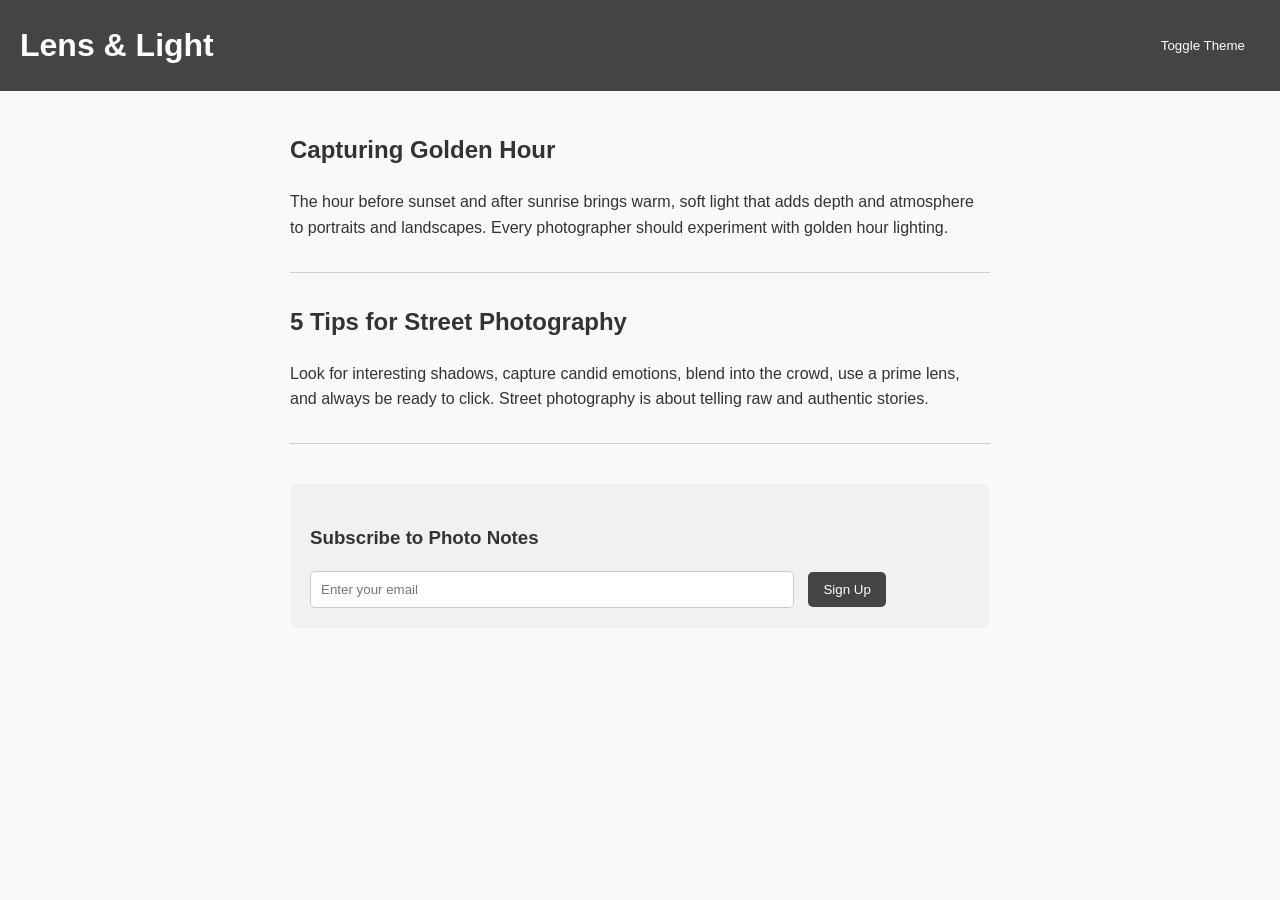
<file: blog con tema/index.html>
<!DOCTYPE html>
<html>
<head>
  <title>Photographer's Blog</title>
  <link rel="stylesheet" href="style.css">
</head>
<body>
  <header>
    <h1>Lens & Light</h1>
    <button id="themeToggle">Toggle Theme</button>
  </header>

  <main>
    <article class="post">
      <h2>Capturing Golden Hour</h2>
      <p>
        The hour before sunset and after sunrise brings warm, soft light that adds 
        depth and atmosphere to portraits and landscapes. Every photographer should 
        experiment with golden hour lighting.
      </p>
    </article>

    <article class="post">
      <h2>5 Tips for Street Photography</h2>
      <p>
        Look for interesting shadows, capture candid emotions, blend into the crowd, 
        use a prime lens, and always be ready to click. Street photography is about 
        telling raw and authentic stories.
      </p>
    </article>

    <section class="newsletter">
      <h3>Subscribe to Photo Notes</h3>
      <form id="newsletterForm">
        <input type="email" id="email" placeholder="Enter your email">
        <button type="submit">Sign Up</button>
      </form>
    </section>
  </main>

  <div id="toast" class="toast hidden">Subscribed successfully! 📸</div>

  <script src="script.js"></script>
</body>
</html>
</file>
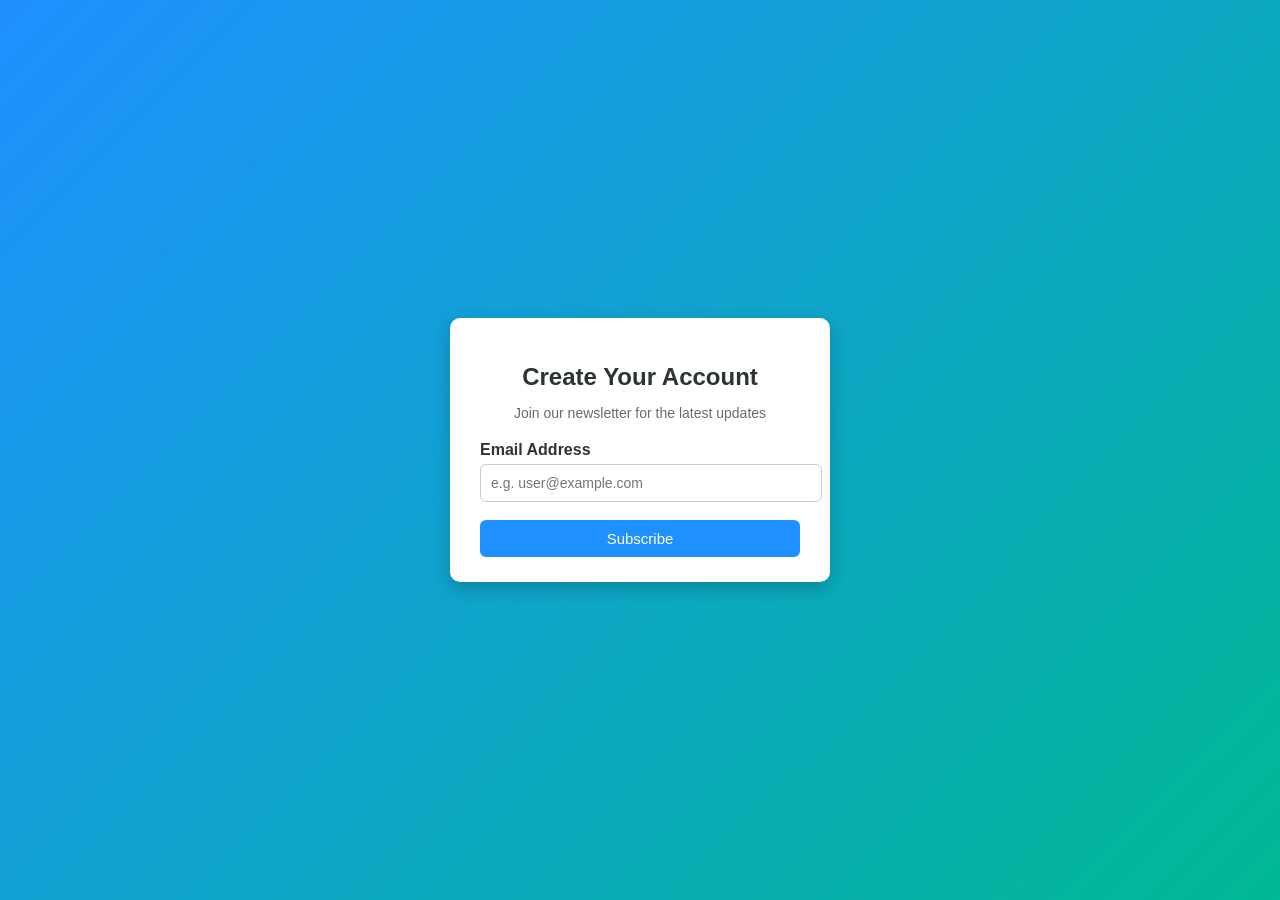
<file: MensajesErrorPersonalizados/index.html>
<!DOCTYPE html>
<html>
<head>
  <title>Custom error messages</title>
  <link rel="stylesheet" href="style.css">
</head>
<body>
  <div class="form-container">
    <h2>Create Your Account</h2>
    <p class="subtitle">Join our newsletter for the latest updates</p>

    <form>
      <label for="email">Email Address</label>
      <input type="text" id="email" placeholder="e.g. user@example.com">
      <span id="emailError" class="message"></span>

      <button type="button">Subscribe</button>
    </form>
  </div>

  <script src="script.js"></script>
</body>
</html>
</file>
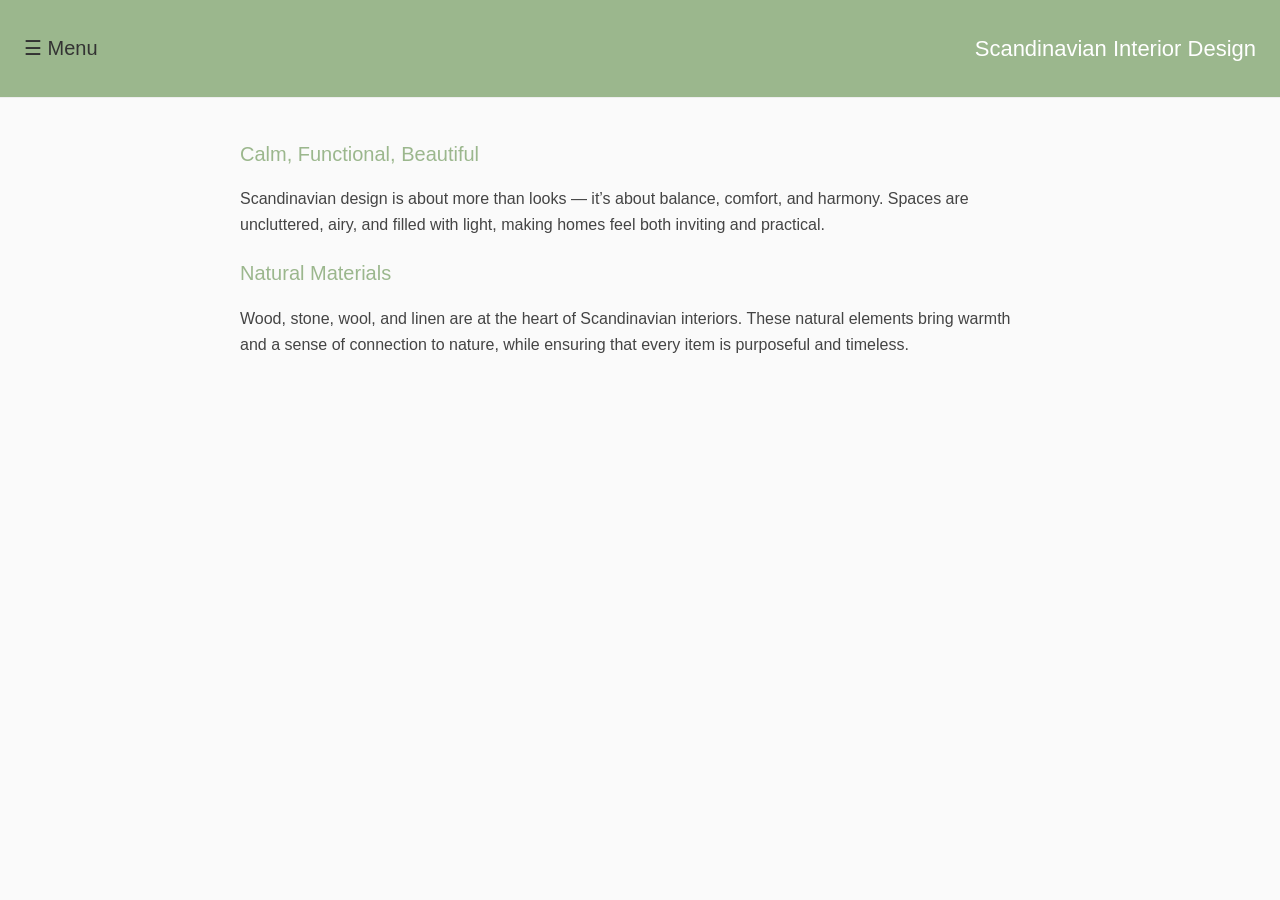
<file: navegacionLateral/index.html>
<!DOCTYPE html>
<html>
<head>
  <title>Scandinavian Interior Design</title>
  <link rel="stylesheet" href="style.css">
</head>
<body>
  <div id="sideNav" class="sidenav">
    <a href="javascript:void(0)" class="close-btn" onclick="closeNav()">X</a>
    <a href="#">Home</a>
    <a href="#">Philosophy</a>
    <a href="#">Materials</a>
    <a href="#">Inspiration</a>
    <a href="#">Contact</a>
  </div>

  <header>
    <span class="open-btn"  onclick="openNav()">☰ Menu</span>
    <h1>Scandinavian Interior Design</h1>
  </header>

  <main>
    <section>
      <h2>Calm, Functional, Beautiful</h2>
      <p>
        Scandinavian design is about more than looks — it’s about balance,
        comfort, and harmony. Spaces are uncluttered, airy, and filled with
        light, making homes feel both inviting and practical.
      </p>
    </section>

    <section>
      <h2>Natural Materials</h2>
      <p>
        Wood, stone, wool, and linen are at the heart of Scandinavian interiors.
        These natural elements bring warmth and a sense of connection to nature,
        while ensuring that every item is purposeful and timeless.
      </p>
    </section>
  </main>

  <script src="script.js"></script>
</body>
</html>
</file>
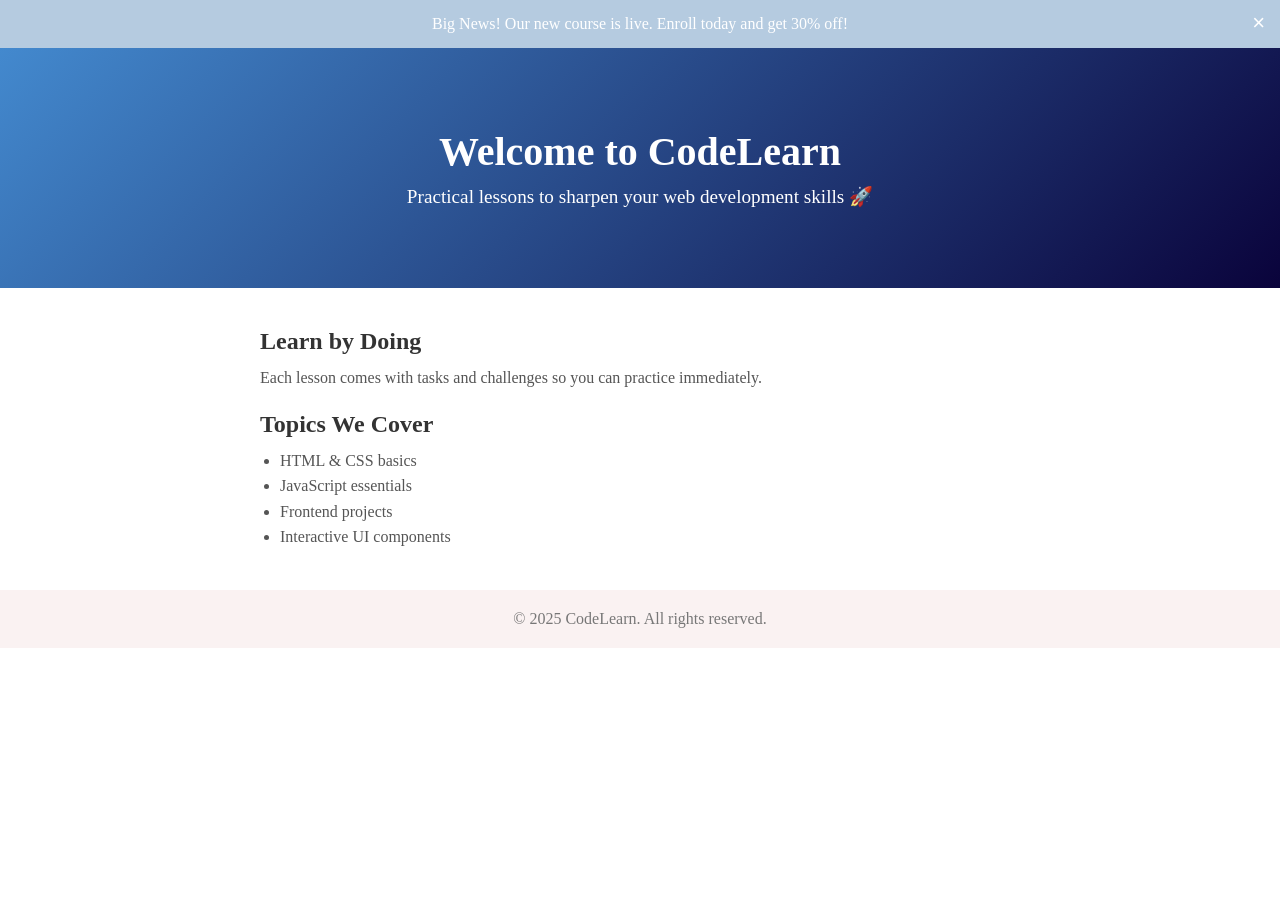
<file: banner/banner.html>
<!DOCTYPE html>
<html>
<head>
  <title>Dismissible Banner Example</title>
  <link rel="stylesheet" href="style.css">
</head>
<body>

  <!-- Banner -->
  <div class="banner" id="banner">
    <p>Big News! Our new course is live. Enroll today and get 30% off!</p>
    <button id="closeBanner">&times;</button>
  </div>

  <!-- Page Content -->
  <header class="hero">
    <h1>Welcome to CodeLearn</h1>
    <p>Practical lessons to sharpen your web development skills 🚀</p>
  </header>

  <main class="content">
    <section>
      <h2>Learn by Doing</h2>
      <p>Each lesson comes with tasks and challenges so you can practice immediately.</p>
    </section>

    <section>
      <h2>Topics We Cover</h2>
      <ul>
        <li>HTML & CSS basics</li>
        <li>JavaScript essentials</li>
        <li>Frontend projects</li>
        <li>Interactive UI components</li>
      </ul>
    </section>
  </main>

  <footer>
    <p>&copy; 2025 CodeLearn. All rights reserved.</p>
  </footer>

  <script src="script.js"></script>
</body>
</html>
</file>
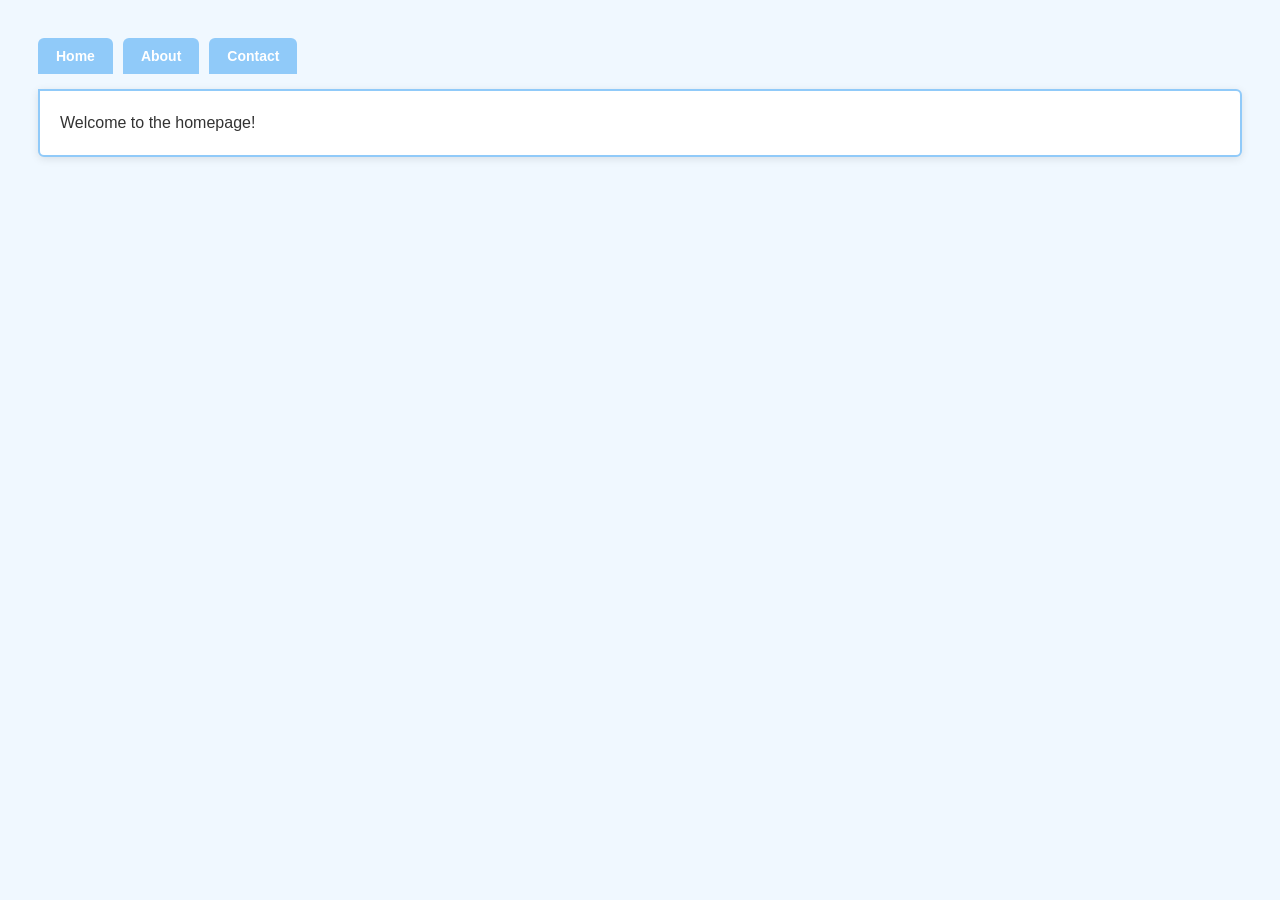
<file: pestañas/pestañasJs.html>
<!DOCTYPE html>
<html>
<head>
  <title>Simple Tabs Example</title>
  <link rel="stylesheet" href="estilosjs.css">
</head>
<body>
  <div class="tabs">
    <!-- Each button calls the function and passes the tab's ID -->
    <button class="tab" onclick="openTab('home')">Home</button>
    <button class="tab" onclick="openTab('about')">About</button>
    <button class="tab" onclick="openTab('contact')">Contact</button>
  </div>

  <!-- By default, only "Home" is visible -->
  <div id="home" class="tab-content">Welcome to the homepage!</div>
  <div id="about" class="tab-content" style="display:none;">Learn more about us here.</div>
  <div id="contact" class="tab-content" style="display:none;">Get in touch with us.</div>

  <script src="script.js"></script>
</body>
</html>
</file>
<file: blog con tema/style.css>
/* Base styles */
body {
  font-family: "Arial", sans-serif;
  margin: 0;
  padding: 0;
  line-height: 1.6;
  background: #f9f9f9;
  color: #333;
}

header {
  padding: 20px;
  background: #444;
  color: white;
  display: flex;
  justify-content: space-between;
  align-items: center;
}

h1 {
  margin: 0;
}

main {
  padding: 20px;
  max-width: 700px;
  margin: auto;
}

.post {
  margin-bottom: 30px;
  padding-bottom: 15px;
  border-bottom: 1px solid #ccc;
}

.newsletter {
  margin-top: 40px;
  background: #f1f1f1;
  padding: 20px;
  border-radius: 8px;
}

input {
  padding: 10px;
  width: 70%;
  border: 1px solid #ccc;
  border-radius: 5px;
}

button {
  padding: 10px 15px;
  margin-left: 10px;
  border: none;
  background: #444;
  color: white;
  cursor: pointer;
  border-radius: 5px;
  transition: background 0.2s;
}

button:hover {
  background: #222;
}

/* Toast */
.toast {
  position: fixed;
  bottom: 20px;
  left: 50%;
  transform: translateX(-50%);
  background: #444;
  color: white;
  padding: 12px 25px;
  border-radius: 5px;
  opacity: 0;
  transition: opacity 0.5s ease;
}

.toast.show {
  opacity: 1;
}

.hidden {
  display: none;
}

/* Dark mode */
body.dark-mode {
  background: #222;
  color: #eee;
}

body.dark-mode header {
  background: #000;
}
</file>
<file: MensajesErrorPersonalizados/style.css>
/* General styles */
body {
  font-family: "Segoe UI", Tahoma, Geneva, Verdana, sans-serif;
  background: linear-gradient(135deg, #1e90ff, #00b894);
  display: flex;
  justify-content: center;
  align-items: center;
  height: 100vh;
  margin: 0;
}

/* Card-like form */
.form-container {
  background: #fff;
  padding: 25px 30px;
  border-radius: 10px;
  box-shadow: 0 6px 18px rgba(0,0,0,0.2);
  width: 320px;
  text-align: center;
}

h2 {
  margin-bottom: 10px;
  color: #2d3436;
}

.subtitle {
  margin-bottom: 20px;
  font-size: 14px;
  color: #636e72;
}

label {
  display: block;
  text-align: left;
  margin-bottom: 5px;
  font-weight: bold;
  color: #2d3436;
}

input {
  width: 100%;
  padding: 10px;
  font-size: 14px;
  border: 1px solid #ccc;
  border-radius: 6px;
  margin-bottom: 8px;
  transition: border-color 0.3s, box-shadow 0.3s;
}

input:focus {
  border-color: #1e90ff;
  box-shadow: 0 0 6px rgba(30, 144, 255, 0.5);
  outline: none;
}

/* Validation messages */
.message {
  font-size: 13px;
  display: block;
  margin-bottom: 10px;
  text-align: left;
}

.error {
  color: #e63946;
}

.success {
  color: #2a9d8f;
}

/* Button */
button {
  width: 100%;
  padding: 10px;
  font-size: 15px;
  background: #1e90ff;
  color: white;
  border: none;
  border-radius: 6px;
  cursor: pointer;
  transition: background 0.3s;
}

button:hover {
  background: #187bcd;
}
</file>
<file: navegacionLateral/style.css>
body {
  margin: 0;
  font-family: "Helvetica Neue", Arial, sans-serif;
  background-color: #fafafa;
  color: #333;
  line-height: 1.6;
}

/* Side navigation */
.sidenav {
  height: 100%;
  width: 0;
  position: fixed;
  top: 0;
  left: 0;
  background-color:#f5f2eb;
  box-shadow: 2px 0 8px rgba(0, 0, 0, 0.05);
  overflow-x: hidden;
  transition: 0.3s;
  padding-top: 60px;
}

.sidenav a {
  display: block;
  padding: 12px 24px;
  text-decoration: none;
  font-size: 18px;
  color: #444;
  transition: background 0.2s, color 0.2s;
}

.sidenav a:hover {
  background-color:#d9b382;
  color: #000;
}

.close-btn {
  position: absolute;
  top: 15px;
  right: 20px;
  font-size: 24px;
  text-decoration: none;
  color: #999;
}

.close-btn:hover {
  color: #d9b382;
}

/* Header */
header {
  display: flex;
  justify-content: space-between;
  align-items: center;
  padding: 16px 24px;
  border-bottom: 1px solid #eee;
  background-color:#9bb78d;
}

.open-btn {
  font-size: 20px;
  cursor: pointer;
  color: #333;
}

h1 {
  font-size: 22px;
  font-weight: 500;
  color: white;
}

/* Main content */
main {
  max-width: 800px;
  margin: 40px auto;
  padding: 0 20px;
}

h2 {
  font-size: 20px;
  margin-top: 20px;
  font-weight: 500;
  color: #9bb78d;
}

p {
  margin: 12px 0;
  color: #444;
}
</file>
<file: banner/style.css>
/* Reset */
* {
  margin: 0;
  padding: 0;
  box-sizing: border-box;
}

/* Banner */
.banner {
  background-color: #b5cbe0;
  color: white;
  padding: 15px 20px;
  text-align: center;
  position: relative;
  font-size: 16px;
  font-weight: 500;
}

.banner button {
  position: absolute;
  right: 15px;
  top: 10px;
  background: none;
  border: none;
  color: white;
  font-size: 22px;
  cursor: pointer;
}

/* Hero Section */
.hero {
  background: linear-gradient(135deg, #4389ce, #0a033b);
  color: white;
  text-align: center;
  padding: 80px 20px;
}

.hero h1 {
  font-size: 2.5rem;
  margin-bottom: 10px;
}

.hero p {
  font-size: 1.2rem;
}

/* Main Content */
.content {
  max-width: 800px;
  margin: 40px auto;
  padding: 0 20px;
}

.content h2 {
  margin-bottom: 10px;
  color: #333;
}

.content p, 
.content ul {
  color: #555;
  margin-bottom: 20px;
  line-height: 1.6;
}

.content ul {
  list-style: disc;
  padding-left: 20px;
}

/* Footer */
footer {
  background-color: #faf2f2;
  text-align: center;
  padding: 20px;
  color: #777;
  margin-top: 40px;
}
</file>
<file: pestañas/estilosjs.css>
body {
      font-family: Arial, sans-serif;
      background: #f0f8ff; /* very light blue background */
      padding: 30px;
      color: #333;
    }
    
.tabs {
      display: flex;
      gap: 10px;
      margin-bottom: 15px;
    }
    
.tab {
      padding: 10px 18px;
      border: none;
      background: #90caf9; /* light blue */
      color: #fff;
      border-radius: 6px 6px 0 0;
      cursor: pointer;
      font-size: 14px;
      font-weight: bold;
      transition: background 0.2s ease, transform 0.1s ease;
    }
    
.tab:hover {
      background: #64b5f6; /* brighter blue on hover */
    }
    
.tab:active {
      transform: translateY(1px);
    }
    
.tab:focus {
      outline: none;
      box-shadow: 0 0 0 3px rgba(33, 150, 243, 0.4);
    }
    
.tab-content {
      background: #ffffff;
      border: 2px solid #90caf9;
      border-radius: 0 6px 6px 6px;
      padding: 20px;
      line-height: 1.5;
      box-shadow: 0 2px 8px rgba(0,0,0,0.1);
    }
</file>
